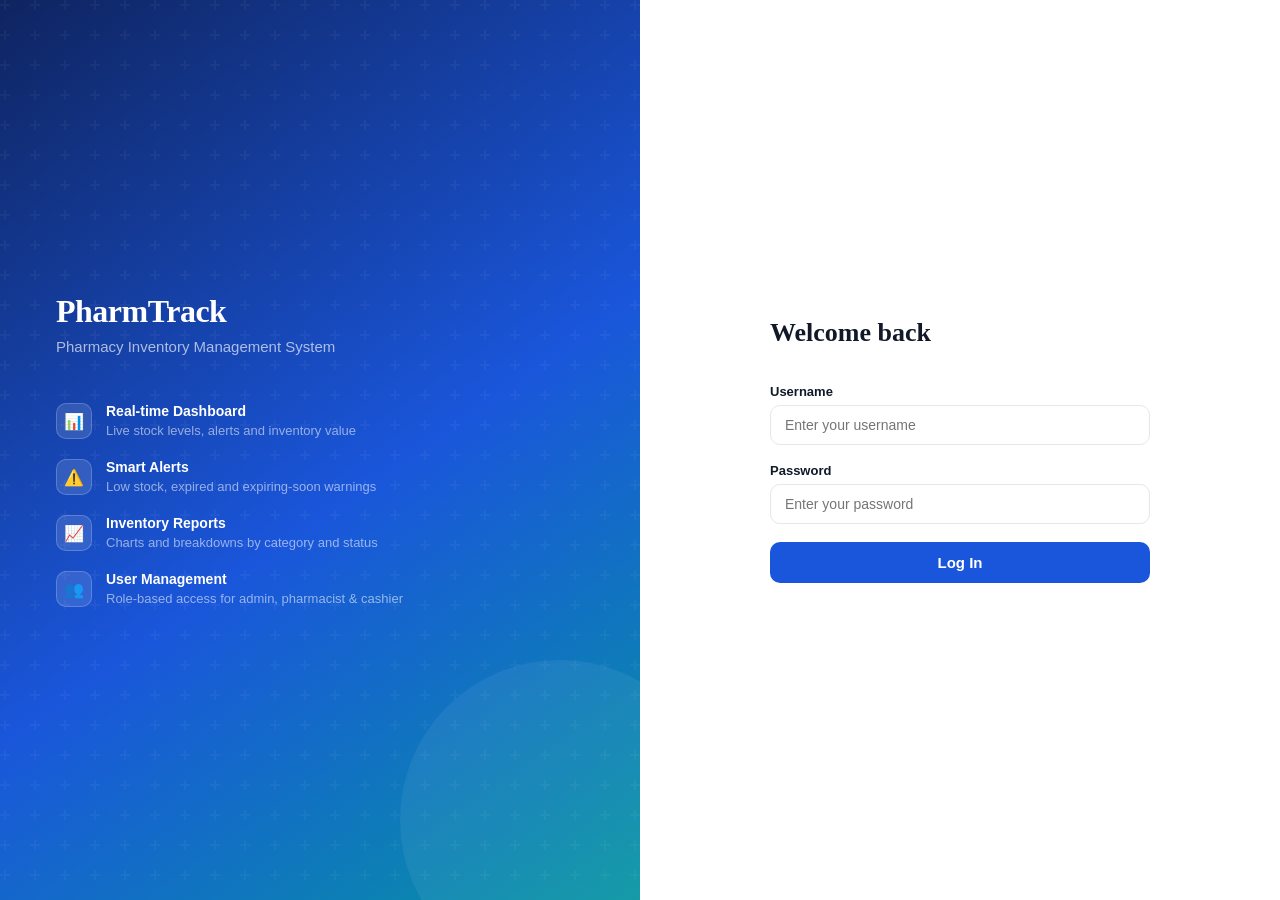
<file: index.html>
<!DOCTYPE html>
<html lang="en">
  <head>
    <meta charset="UTF-8">
    <meta name="viewport" content="width=device-width, initial-scale=1.0">
    <title>PharmTrack</title>
    <link href="https://fonts.googleapis.com/css2?family=DM+Sans:wght@300;400;500;600;700&family=Sora:wght@400;600;700&display=swap" rel="stylesheet">
    <link rel="stylesheet" href="style.css">
  </head>

  <body>
    <!-- Sidebar -->
    <aside class="sidebar">
      <div class="sidebar-logo">
        <h1>PharmTrack</h1>
      </div>
      <div>
        <div class="nav-item active" onclick="showPage('dashboard')">
          Dashboard
        </div>
        <div class="nav-item" onclick="showPage('medicines')">
          Medicines
          <span class="nav-badge" id="low-stock-badge" style="display:none">!</span>
        </div>
        <div class="nav-item" onclick="showPage('sales')">
          Sales
        </div>
        <div class="nav-item" onclick="showPage('categories')">
          Categories
        </div>
      </div>
    </aside>

    <div class="main">
      <div class="topbar">
        <div class="topbar-title" id="page-title">Dashboard</div>
        <div class="topbar-right">
          <div class="user-chip" onclick="logout()" style="cursor:pointer;" title="Click to Logout">
            <div class="user-avatar" id="user-avatar">?</div>
            <span class="user-name" id="user-name">Wait...</span>
          </div>
        </div>
      </div>

      <div class="content">
        <!-- Dashboard -->
        <div class="page active" id="page-dashboard">
          <div class="page-header">
            <div class="page-header-left">
              <h2>Dashboard</h2>
            </div>
          </div>

          <div class="stats-grid" id="stats-grid">
            <div class="loading"><div class="spinner"></div> Loading…</div>
          </div>

          <div class="dash-grid">
            <div class="card">
              <div class="card-header">
                <span class="card-title">⚠️ Low Stock Alerts</span>
              </div>
              <div class="card-body" id="low-stock-list">
                <div class="loading"><div class="spinner"></div></div>
              </div>
            </div>
            <div class="card">
              <div class="card-header">
                <span class="card-title">🛒 Recent Sales</span>
              </div>
              <div class="card-body" id="recent-sales-list">
                <div class="loading"><div class="spinner"></div></div>
              </div>
            </div>
          </div>
        </div>

        <!-- Medicines -->
        <div class="page" id="page-medicines">
          <div class="page-header">
            <div class="page-header-left">
              <h2>💊 Medicines</h2>
              <p>Manage your medicine inventory</p>
            </div>
            <button class="btn btn-primary" onclick="openMedicineModal()">Add Medicine +</button>
          </div>

          <div class="card">
            <div class="card-header">
              <div class="toolbar" style="margin:0; width:100%;">
                <div class="search-box">
                  <span class="search-icon">🔍</span>
                  <input type="text" id="med-search" placeholder="Search medicines…" oninput="loadMedicines()">
                </div>
                <select class="filter-select" id="med-category-filter" onchange="loadMedicines()">
                  <option value="">All Categories</option>
                </select>
                <select class="filter-select" id="med-stock-filter" onchange="loadMedicines()">
                  <option value="">All Stock</option>
                  <option value="low">Low Stock</option>
                  <option value="out">Out of Stock</option>
                  <option value="expired">Expired</option>
                </select>
              </div>
            </div>
            <div class="table-wrapper">
              <table>
                <thead>
                  <tr>
                    <th>#</th>
                    <th>Medicine</th>
                    <th>Category</th>
                    <th>Batch</th>
                    <th>Qty</th>
                    <th>Purchase Price</th>
                    <th>Selling Price</th>
                    <th>Expiry</th>
                    <th>Status</th>
                    <th>Actions</th>
                  </tr>
                </thead>
                <tbody id="medicines-table-body">
                  <tr><td colspan="10"><div class="loading"><div class="spinner"></div> Loading…</div></td></tr>
                </tbody>
              </table>
            </div>
          </div>
        </div>

        <!-- Sales -->
        <div class="page" id="page-sales">
          <div class="page-header">
            <div class="page-header-left">
              <h2>🛒 Sales</h2>
              <p>Record and view medicine sales</p>
            </div>
            <button class="btn btn-primary" onclick="openSaleModal()">Record Sale +</button>
          </div>

          <div class="card">
            <div class="card-header">
              <div class="toolbar" style="margin:0; width:100%;">
                <label style="font-size:12px; color:var(--text-muted)">From</label>
                <input type="date" id="sales-date-from" style="width:auto;" onchange="loadSales()">
                <label style="font-size:12px; color:var(--text-muted)">To</label>
                <input type="date" id="sales-date-to" style="width:auto;" onchange="loadSales()">
                <button class="btn btn-outline btn-sm" onclick="clearSalesFilter()">Clear</button>
              </div>
            </div>
            <div class="table-wrapper">
              <table>
                <thead>
                  <tr>
                    <th>#</th>
                    <th>Medicine</th>
                    <th>Qty</th>
                    <th>Unit Price</th>
                    <th>Total</th>
                    <th>Customer</th>
                    <th>Sold By</th>
                    <th>Date</th>
                  </tr>
                </thead>
                <tbody id="sales-table-body">
                  <tr><td colspan="8"><div class="loading"><div class="spinner"></div>Loading…</div></td></tr>
                </tbody>
              </table>
            </div>
          </div>
        </div>

        <!-- Categories -->
        <div class="page" id="page-categories">
          <div class="page-header">
            <div class="page-header-left">
              <h2>🏷️ Categories</h2>
              <p>Manage medicine categories</p>
            </div>
            <button class="btn btn-primary" onclick="openCategoryModal()">Add Category +</button>
          </div>
          <div class="card">
            <div class="table-wrapper">
              <table>
                <thead>
                  <tr>
                    <th>#</th>
                    <th>Name</th>
                    <th>Description</th>
                    <th>Actions</th>
                  </tr>
                </thead>
                <tbody id="categories-table-body">
                  <tr><td colspan="4"><div class="loading"><div class="spinner"></div>Loading…</div></td></tr>
                </tbody>
              </table>
            </div>
          </div>
        </div>
      </div>
    </div>

    <!-- Modals -->
    <!-- Medicine Modal -->
    <div class="modal-overlay" id="medicine-modal">
      <div class="modal modal-lg">
        <div class="modal-header">
          <span class="modal-title" id="medicine-modal-title">Add Medicine</span>
          <button class="modal-close" onclick="closeModal('medicine-modal')">✕</button>
        </div>
        <div class="modal-body">
          <div id="medicine-form-alert"></div>
          <form id="medicine-form">
            <input type="hidden" id="med-id">
            <div class="form-grid">
              <div class="form-group">
                <label>Medicine Name *</label>
                <input type="text" id="med-name" placeholder="e.g. Amoxicillin 500mg" required>
              </div>
              <div class="form-group">
                <label>Generic Name</label>
                <input type="text" id="med-generic" placeholder="e.g. Amoxicillin">
              </div>
              <div class="form-group">
                <label>Category</label>
                <select id="med-category">
                  <option value=""> — Select Category — </option>
                </select>
              </div>
              <div class="form-group">
                <label>Batch Number</label>
                <input type="text" id="med-batch" placeholder="e.g. AMX2024A">
              </div>
              <div class="form-group">
                <label>Unit</label>
                <select id="med-unit">
                  <option value="pcs">Pieces</option>
                  <option value="tabs">Tablets</option>
                  <option value="caps">Capsules</option>
                  <option value="ml">Millilitres</option>
                  <option value="mg">Milligrams</option>
                  <option value="bottles">Bottles</option>
                  <option value="vials">Vials</option>
                  <option value="sachets">Sachets</option>
                </select>
              </div>
              <div class="form-group">
                <label>Quantity in Stock *</label>
                <input type="number" id="med-quantity" min="0" value="0" required>
              </div>
              <div class="form-group">
                <label>Low Stock Threshold</label>
                <input type="number" id="med-threshold" min="1" value="10">
              </div>
              <div class="form-group">
                <label>Purchase Price (KES)</label>
                <input type="number" id="med-purchase-price" min="0" step="0.01" value="0">
              </div>
              <div class="form-group">
                <label>Selling Price (KES)</label>
                <input type="number" id="med-selling-price" min="0" step="0.01" value="0">
              </div>
              <div class="form-group">
                <label>Expiry Date</label>
                <input type="date" id="med-expiry">
              </div>
              <div class="form-group full">
                <label>Description</label>
                <textarea id="med-description" placeholder="Optional notes about this medicine…"></textarea>
              </div>
            </div>
          </form>
        </div>
        <div class="modal-footer">
          <button class="btn btn-outline" onclick="closeModal('medicine-modal')">Cancel</button>
          <button class="btn btn-primary" onclick="saveMedicine()">Save Medicine</button>
        </div>
      </div>
    </div>

    <!-- Sale Modal -->
    <div class="modal-overlay" id="sale-modal">
      <div class="modal">
        <div class="modal-header">
          <span class="modal-title">Record New Sale</span>
          <button class="modal-close" onclick="closeModal('sale-modal')">✕</button>
        </div>
        <div class="modal-body">
          <div id="sale-form-alert"></div>
          <div class="form-grid">
            <div class="form-group full">
              <label>Medicine *</label>
              <select id="sale-medicine" onchange="fillSalePrice()">
                <option value=""> — Select Medicine — </option>
              </select>
            </div>
            <div class="form-group">
              <label>Quantity *</label>
              <input type="number" id="sale-qty" min="1" value="1">
            </div>
            <div class="form-group">
              <label>Unit Price (KES)</label>
              <input type="number" id="sale-price" min="0" step="0.01" value="0">
            </div>
            <div class="form-group">
              <label>Customer Name</label>
              <input type="text" id="sale-customer" placeholder="Optional">
            </div>
            <div class="form-group">
              <label>Sold By</label>
              <input type="text" id="sale-by" placeholder="Staff name" value="Admin">
            </div>
            <div class="form-group full">
              <div class="alert alert-info" id="sale-total-display" style="background:var(--primary-light);border-color:var(--primary);color:var(--primary-dark);">
                Total: <strong>KES 0.00</strong>
              </div>
            </div>
          </div>
        </div>
        <div class="modal-footer">
          <button class="btn btn-outline" onclick="closeModal('sale-modal')">Cancel</button>
          <button class="btn btn-success" onclick="recordSale()">Record Sale</button>
        </div>
      </div>
    </div>

    <!-- Category Modal -->
    <div class="modal-overlay" id="category-modal">
      <div class="modal" style="max-width:440px">
        <div class="modal-header">
          <span class="modal-title" id="category-modal-title">Add Category</span>
          <button class="modal-close" onclick="closeModal('category-modal')">✕</button>
        </div>
        <div class="modal-body">
          <div id="category-form-alert"></div>
          <div class="form-grid">
            <input type="hidden" id="category-id">
            <div class="form-group full">
              <label>Category Name *</label>
              <input type="text" id="category-name" placeholder="e.g. Antibiotics">
            </div>
            <div class="form-group full">
              <label>Description</label>
              <textarea id="category-desc" placeholder="Optional description…"></textarea>
            </div>
          </div>
        </div>
        <div class="modal-footer">
          <button class="btn btn-outline" onclick="closeModal('category-modal')">Cancel</button>
          <button class="btn btn-primary" onclick="saveCategory()">Save Category</button>
        </div>
      </div>
    </div>

    <!-- Delete Confirm Modal -->
    <div class="modal-overlay" id="confirm-modal">
      <div class="modal" style="max-width:380px">
        <div class="modal-header">
          <span class="modal-title">Confirm Delete</span>
          <button class="modal-close" onclick="closeModal('confirm-modal')">✕</button>
        </div>
        <div class="modal-body">
          <p id="confirm-message" style="color:var(--text-muted); font-size:14px;"></p>
          </div>
          <div class="modal-footer">
            <button class="btn btn-outline" onclick="closeModal('confirm-modal')">Cancel</button>
            <button class="btn btn-danger" id="confirm-btn">Delete</button>
          </div>
        </div>
    </div>

    <!-- Toast Container -->
    <div id="toast-container"></div>

    <script src="pharmacy.js"></script>
  </body>
</html>
</file>
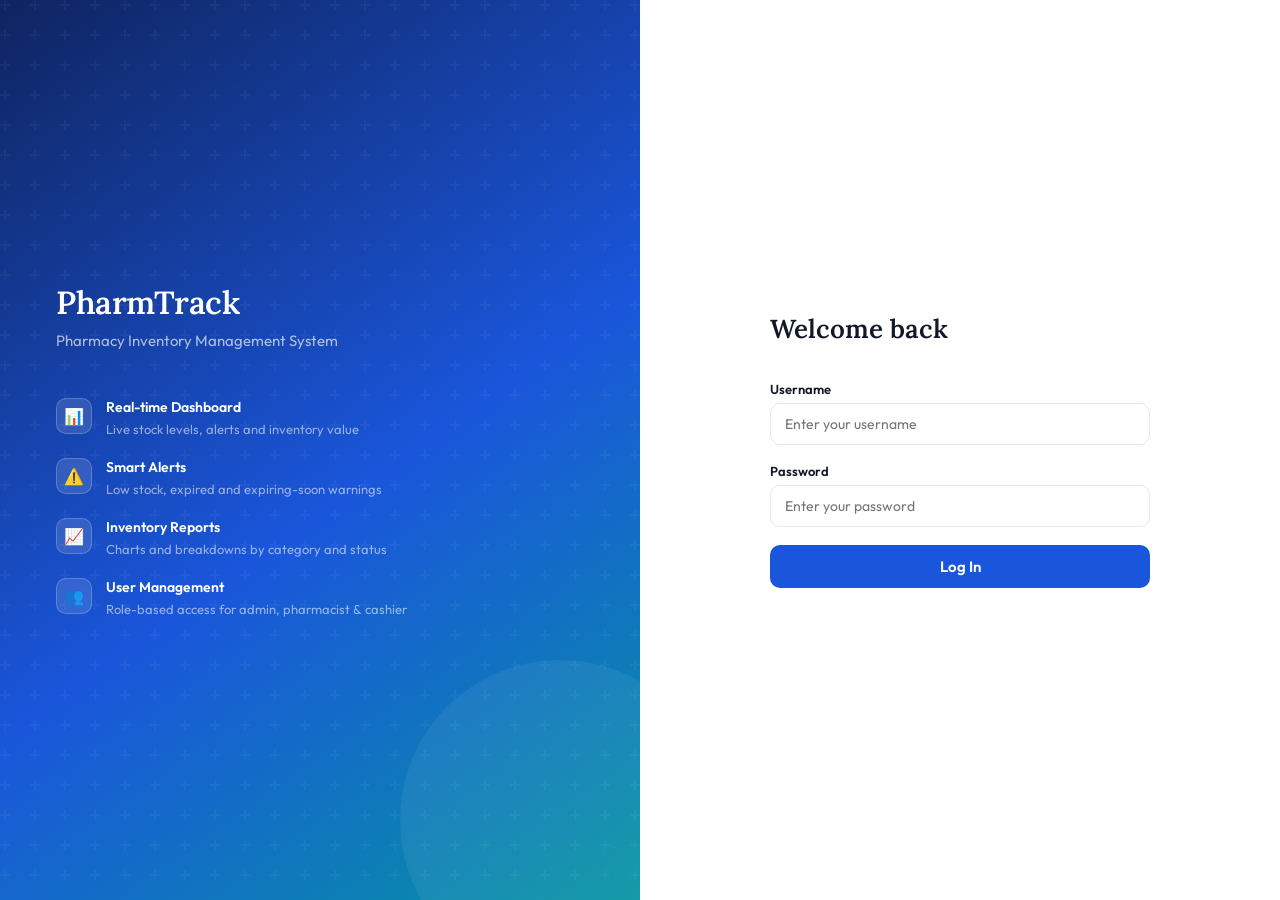
<file: login.html>
<!DOCTYPE html>
<html lang="en">
    <head>
        <meta charset="UTF-8">
        <meta name="viewport" content="width=device-width, initial-scale=1.0">
        <title>PharmTrack Login</title>
        <link href="https://fonts.googleapis.com/css2?family=Outfit:wght@300;400;500;600;700&family=Lora:wght@400;600&display=swap" rel="stylesheet">
        <style>
          *, *::before, *::after { box-sizing: border-box; margin: 0; padding: 0; }

          :root {
            --blue:       #1a56db;
            --blue-dark:  #1648c0;
            --blue-light: #e8f0fe;
            --teal:       #0694a2;
            --text:       #111928;
            --muted:      #6b7280;
            --border:     #e5e7eb;
            --bg:         #f9fafb;
            --white:      #ffffff;
            --red:        #e02424;
          }

          body {
            font-family: 'Outfit', sans-serif;
            background: var(--bg);
            min-height: 100vh;
            display: grid;
            grid-template-columns: 1fr 1fr;
          }

          /* Left panel */
          .panel-left {
            background: linear-gradient(145deg, #0f2460 0%, #1a56db 55%, #0694a2 100%);
            display: flex;
            flex-direction: column;
            justify-content: center;
            align-items: flex-start;
            padding: 60px 56px;
            position: relative;
            overflow: hidden;
          }
          .panel-left::before {
            content: '';
            position: absolute;
            inset: 0;
            background: url("data:image/svg+xml,%3Csvg width='60' height='60' viewBox='0 0 60 60' xmlns='http://www.w3.org/2000/svg'%3E%3Cg fill='none' fill-rule='evenodd'%3E%3Cg fill='%23ffffff' fill-opacity='0.04'%3E%3Cpath d='M36 34v-4h-2v4h-4v2h4v4h2v-4h4v-2h-4zm0-30V0h-2v4h-4v2h4v4h2V6h4V4h-4zM6 34v-4H4v4H0v2h4v4h2v-4h4v-2H6zM6 4V0H4v4H0v2h4v4h2V6h4V4H6z'/%3E%3C/g%3E%3C/g%3E%3C/svg%3E");
          }
          .panel-left::after {
            content: '';
            position: absolute;
            bottom: -80px; right: -80px;
            width: 320px; height: 320px;
            background: rgba(255,255,255,.06);
            border-radius: 50%;
          }

          .brand {
            position: relative;
            z-index: 1;
            margin-bottom: 48px;
          }
          .brand-icon {
            width: 52px; height: 52px;
            background: rgba(255,255,255,.15);
            border: 1px solid rgba(255,255,255,.25);
            border-radius: 14px;
            display: flex; align-items: center; justify-content: center;
            font-size: 26px;
            margin-bottom: 20px;
            backdrop-filter: blur(8px);
          }
          .brand h1 {
            font-family: 'Lora', serif;
            font-size: 32px;
            font-weight: 600;
            color: #fff;
            letter-spacing: -.5px;
            margin-bottom: 8px;
          }
          .brand p {
            font-size: 15px;
            color: rgba(255,255,255,.65);
            font-weight: 400;
          }

          .feature-list {
            position: relative; z-index: 1;
            display: flex; flex-direction: column; gap: 20px;
          }
          .feature-item {
            display: flex; align-items: flex-start; gap: 14px;
          }
          .feature-dot {
            width: 36px; height: 36px; flex-shrink: 0;
            background: rgba(255,255,255,.12);
            border: 1px solid rgba(255,255,255,.2);
            border-radius: 10px;
            display: flex; align-items: center; justify-content: center;
            font-size: 16px;
          }
          .feature-text strong {
            display: block;
            color: #fff;
            font-size: 14px;
            font-weight: 600;
            margin-bottom: 2px;
          }
          .feature-text span {
            color: rgba(255,255,255,.55);
            font-size: 13px;
          }

          /* Right panel - form */
          .panel-right {
            display: flex;
            flex-direction: column;
            justify-content: center;
            align-items: center;
            padding: 60px 56px;
            background: var(--white);
          }

          .login-box {
            width: 100%;
            max-width: 380px;
          }

          .login-header {
            margin-bottom: 36px;
          }
          .login-header h2 {
            font-family: 'Lora', serif;
            font-size: 26px;
            font-weight: 600;
            color: var(--text);
            margin-bottom: 6px;
          }
          .login-header p { color: var(--muted); font-size: 14px; }

          .form-group {
            margin-bottom: 18px;
          }
          label {
            display: block;
            font-size: 13px;
            font-weight: 600;
            color: var(--text);
            margin-bottom: 6px;
          }
          input {
            width: 100%;
            padding: 11px 14px;
            border: 1.5px solid var(--border);
            border-radius: 10px;
            font-family: 'Outfit', sans-serif;
            font-size: 14px;
            color: var(--text);
            outline: none;
            transition: border-color .15s, box-shadow .15s;
            background: var(--white);
          }
          input:focus {
            border-color: var(--blue);
            box-shadow: 0 0 0 3px rgba(26,86,219,.1);
          }

          .btn-login {
            width: 100%;
            padding: 12px;
            background: var(--blue);
            color: #fff;
            border: none;
            border-radius: 10px;
            font-family: 'Outfit', sans-serif;
            font-size: 15px;
            font-weight: 600;
            cursor: pointer;
            transition: background .15s, transform .1s;
            margin-top: 8px;
            display: flex; align-items: center; justify-content: center; gap: 8px;
          }
          .btn-login:hover { background: var(--blue-dark); }
          .btn-login:active { transform: scale(.98); }
          .btn-login:disabled { opacity: .6; cursor: not-allowed; }

          .error-msg {
            background: #fef2f2;
            border: 1px solid #fecaca;
            border-radius: 8px;
            padding: 10px 14px;
            color: var(--red);
            font-size: 13px;
            margin-bottom: 18px;
            display: none;
          }
          .error-msg.show { display: block; }

          .hint-box {
            margin-top: 28px;
            padding: 14px 16px;
            background: var(--blue-light);
            border-radius: 10px;
            border-left: 3px solid var(--blue);
          }
          .hint-box p { font-size: 12.5px; color: #374151; margin-bottom: 4px; }
          .hint-box strong { color: var(--blue); }

          .spinner {
            width: 16px; height: 16px;
            border: 2px solid rgba(255,255,255,.4);
            border-top-color: #fff;
            border-radius: 50%;
            animation: spin .6s linear infinite;
            display: none;
          }
          @keyframes spin { to { transform: rotate(360deg); } }

          @media (max-width: 768px) {
            body { grid-template-columns: 1fr; }
            .panel-left { display: none; }
            .panel-right { padding: 40px 28px; }
          }
        </style>
    </head>
    <body>

    <div class="panel-left">
      <div class="brand">
        <h1>PharmTrack</h1>
        <p>Pharmacy Inventory Management System</p>
      </div>

      <div class="feature-list">
        <div class="feature-item">
          <div class="feature-dot">📊</div>
          <div class="feature-text">
            <strong>Real-time Dashboard</strong>
            <span>Live stock levels, alerts and inventory value</span>
          </div>
        </div>
        <div class="feature-item">
          <div class="feature-dot">⚠️</div>
          <div class="feature-text">
            <strong>Smart Alerts</strong>
            <span>Low stock, expired and expiring-soon warnings</span>
          </div>
        </div>
        <div class="feature-item">
          <div class="feature-dot">📈</div>
          <div class="feature-text">
            <strong>Inventory Reports</strong>
            <span>Charts and breakdowns by category and status</span>
          </div>
        </div>
        <div class="feature-item">
          <div class="feature-dot">👥</div>
          <div class="feature-text">
            <strong>User Management</strong>
            <span>Role-based access for admin, pharmacist & cashier</span>
          </div>
        </div>
      </div>
    </div>

    <div class="panel-right">
      <div class="login-box">
        <div class="login-header">
          <h2>Welcome back</h2>
        </div>

        <div class="error-msg" id="error-msg"></div>

        <div class="form-group">
          <label for="username">Username</label>
          <input type="text" id="username" placeholder="Enter your username" autocomplete="username">
        </div>
        <div class="form-group">
          <label for="password">Password</label>
          <input type="password" id="password" placeholder="Enter your password" autocomplete="current-password">
        </div>

        <button class="btn-login" id="login-btn" onclick="doLogin()">
          <div class="spinner" id="login-spinner"></div>
          <span id="login-text">Log In</span>
        </button>
      </div>
    </div>

        <script>
          fetch('api.php?action=me').then(r => r.json()).then(d => {
            if (d.id) window.location.href = 'index.html';
          }).catch(() => {});

          document.getElementById('password').addEventListener('keydown', e => {
            if (e.key === 'Enter') doLogin();
          });

          async function doLogin() {
            const username = document.getElementById('username').value.trim();
            const password = document.getElementById('password').value;
            const errEl    = document.getElementById('error-msg');
            const btn      = document.getElementById('login-btn');
            const spinner  = document.getElementById('login-spinner');
            const txt      = document.getElementById('login-text');

            errEl.classList.remove('show');
            if (!username || !password) {
              errEl.textContent = 'Please enter both username and password.';
              errEl.classList.add('show');
              return;
            }

            btn.disabled = true;
            spinner.style.display = 'block';
            txt.textContent = 'Signing in…';

            try {
              const res  = await fetch('api.php?action=login', {
                method: 'POST',
                headers: { 'Content-Type': 'application/json' },
                body: JSON.stringify({ username, password })
              });
              const data = await res.json();

              if (data.error) {
                errEl.textContent = data.error;
                errEl.classList.add('show');
              } else {
                window.location.href = 'index.html';
              }
            } catch (e) {
              errEl.textContent = 'Connection error. Please check the server.';
              errEl.classList.add('show');
            } finally {
              btn.disabled = false;
              spinner.style.display = 'none';
              txt.textContent = 'Log In';
            }
          }
        </script>
    </body>
</html>
</file>
<file: style.css>
:root {
    --bg: #f4f6fb;
    --surface: #ffffff;
    --surface2: #f0f4ff;
    --border: #e2e8f4;
    --primary: #2563eb;
    --primary-dark: #1d4ed8;
    --primary-light: #dbeafe;
    --accent: #06b6d4;
    --success: #10b981;
    --warning: #f59e0b;
    --danger: #ef4444;
    --danger-light: #fee2e2;
    --warning-light: #fef3c7;
    --success-light: #d1fae5;
    --text: #1e293b;
    --text-muted: #64748b;
    --text-light: #94a3b8;
    --sidebar-bg: #1a1c23;
    --sidebar-text: #9e9e9e;
    --sidebar-active: #007bff;
    --badge-bg: #e53e3e;
    --shadow: 0 1px 3px rgba(0,0,0,.08), 0 4px 16px rgba(0,0,0,.06);
    --shadow-lg: 0 8px 30px rgba(0,0,0,.12);
    --radius: 12px;
    --radius-sm: 8px;
  }

  *, *::before, *::after { box-sizing: border-box; margin: 0; padding: 0; }

  body {
    font-family: 'DM Sans', sans-serif;
    background: var(--bg);
    color: var(--text);
    min-height: 100vh;
    display: flex;
    font-size: 14px;
    line-height: 1.6;
  }

 /* Sidebar */
  .sidebar {
    width: 240px;
    background: var(--sidebar-bg);
    height: 100vh;
    padding: 20px 15px;
    position: fixed;
  }
  .sidebar-logo {
    padding: 24px 20px 20px;
    border-bottom: 1px solid rgba(255,255,255,.06);
  }
  .sidebar-logo h1 {
    font-family: 'Sora', sans-serif;
    font-size: 18px;
    font-weight: 700;
    color: #fff;
    letter-spacing: -0.3px;
  }
  .sidebar-logo span { color: var(--accent); }
  .sidebar-logo small {
    display: block;
    font-size: 11px;
    color: var(--sidebar-text);
    margin-top: 2px;
    letter-spacing: .5px;
    text-transform: uppercase;
  }
  .nav-item {
    display: flex;
    align-items: center;
    justify-content: space-between; /* Space for the badge */
    gap: 10px;
    padding: 10px 12px;
    border-radius: 8px;
    cursor: pointer;
    color: var(--sidebar-text);
    font-size: 14px;
    font-weight: 500;
    transition: all .18s ease;
    margin-bottom: 5px;
  }
  
  .nav-item:hover { 
    background: rgba(255,255,255,.06); 
    color: #fff; 
  }
  
  .nav-item.active { 
    background: var(--sidebar-active); 
    color: #fff; 
  }
  
  .nav-badge {
    background: var(--badge-bg);
    color: white;
    font-size: 10px;
    padding: 2px 6px;
    border-radius: 10px;
    font-weight: bold;
  }
  
/* Main content */
  .main {
    margin-left: 240px;
    flex: 1;
    min-height: 100vh;
    display: flex;
    flex-direction: column;
  }
  .topbar {
    background: var(--surface);
    border-bottom: 1px solid var(--border);
    padding: 0 28px;
    height: 60px;
    display: flex;
    align-items: center;
    justify-content: space-between;
    position: sticky;
    top: 0;
    z-index: 50;
  }
  .topbar-title {
    font-family: 'Sora', sans-serif;
    font-size: 17px;
    font-weight: 600;
    color: var(--text);
  }
  .topbar-right { display: flex; align-items: center; gap: 12px; }
  .user-chip {
    display: flex; align-items: center; gap: 8px;
    padding: 5px 12px 5px 5px;
    border: 1px solid var(--border);
    border-radius: 20px;
    cursor: pointer;
  }
  .user-avatar {
    width: 28px; height: 28px;
    border-radius: 50%;
    background: var(--primary);
    color: #fff;
    display: flex; align-items: center; justify-content: center;
    font-size: 12px;
    font-weight: 700;
  }
  .user-name { font-size: 13px; font-weight: 500; }

  .content { padding: 28px; flex: 1; }

/* Page sections */
  .page { display: none; }
  .page.active { display: block; }

  /* Cards */
  .card {
    background: var(--surface);
    border: 1px solid var(--border);
    border-radius: var(--radius);
    box-shadow: var(--shadow);
  }
  .card-header {
    padding: 18px 20px;
    border-bottom: 1px solid var(--border);
    display: flex;
    align-items: center;
    justify-content: space-between;
  }
  .card-title {
    font-family: 'Sora', sans-serif;
    font-size: 15px;
    font-weight: 600;
  }
  .card-body { padding: 20px; }

 /* Stats grids */
  .stats-grid {
    display: grid;
    grid-template-columns: repeat(auto-fit, minmax(180px, 1fr));
    gap: 16px;
    margin-bottom: 24px;
  }
  .stat-card {
    background: var(--surface);
    border: 1px solid var(--border);
    border-radius: var(--radius);
    padding: 20px;
    box-shadow: var(--shadow);
    display: flex;
    align-items: flex-start;
    gap: 14px;
  }
  .stat-icon {
    width: 44px; height: 44px;
    border-radius: 10px;
    display: flex; align-items: center; justify-content: center;
    font-size: 20px;
    flex-shrink: 0;
  }
  .stat-icon.blue  { background: var(--primary-light); }
  .stat-icon.red   { background: var(--danger-light); }
  .stat-icon.amber { background: var(--warning-light); }
  .stat-icon.green { background: var(--success-light); }
  .stat-icon.cyan  { background: #cffafe; }
  .stat-icon.indigo { background: #e0e7ff; }
  .stat-value {
    font-family: 'Sora', sans-serif;
    font-size: 24px;
    font-weight: 700;
    line-height: 1;
    margin-bottom: 4px;
  }
  .stat-label { font-size: 12.5px; color: var(--text-muted); }

 /* Buttons */
  .btn {
    display: inline-flex; align-items: center; gap: 6px;
    padding: 8px 16px;
    border-radius: var(--radius-sm);
    font-family: 'DM Sans', sans-serif;
    font-size: 13.5px;
    font-weight: 600;
    cursor: pointer;
    border: none;
    transition: all .15s ease;
    text-decoration: none;
  }
  .btn-primary { background: var(--primary); color: #fff; }
  .btn-primary:hover { background: var(--primary-dark); }
  .btn-outline {
    background: none;
    border: 1.5px solid var(--border);
    color: var(--text);
  }
  .btn-outline:hover { border-color: var(--primary); color: var(--primary); }
  .btn-danger { background: var(--danger); color: #fff; }
  .btn-danger:hover { background: #dc2626; }
  .btn-success { background: var(--success); color: #fff; }
  .btn-sm { padding: 5px 11px; font-size: 12px; }
  .btn-xs { padding: 3px 8px; font-size: 11px; }

/* Tables */
  .table-wrapper { overflow-x: auto; }
  table { width: 100%; border-collapse: collapse; }
  thead th {
    text-align: left;
    font-size: 11px;
    font-weight: 700;
    letter-spacing: .5px;
    text-transform: uppercase;
    color: var(--text-muted);
    padding: 10px 14px;
    border-bottom: 1px solid var(--border);
    background: var(--bg);
    white-space: nowrap;
  }
  tbody td {
    padding: 11px 14px;
    border-bottom: 1px solid var(--border);
    font-size: 13.5px;
    vertical-align: middle;
  }
  tbody tr:last-child td { border-bottom: none; }
  tbody tr:hover { background: var(--surface2); }
  .actions { display: flex; gap: 6px; }

/* Bagdes */
  .badge {
    display: inline-block;
    padding: 2px 9px;
    border-radius: 20px;
    font-size: 11px;
    font-weight: 600;
  }
  .badge-success { background: var(--success-light); color: #065f46; }
  .badge-warning { background: var(--warning-light); color: #92400e; }
  .badge-danger  { background: var(--danger-light);  color: #991b1b; }
  .badge-info    { background: var(--primary-light);  color: #1e40af; }
  .badge-gray    { background: #f1f5f9;  color: #475569; }

/* Forms */
  .form-grid {
    display: grid;
    grid-template-columns: repeat(auto-fit, minmax(220px, 1fr));
    gap: 16px;
  }
  .form-group { display: flex; flex-direction: column; gap: 5px; }
  .form-group.full { grid-column: 1 / -1; }
  label { font-size: 12.5px; font-weight: 600; color: var(--text-muted); }
  input, select, textarea {
    padding: 9px 12px;
    border: 1.5px solid var(--border);
    border-radius: var(--radius-sm);
    font-family: 'DM Sans', sans-serif;
    font-size: 13.5px;
    color: var(--text);
    background: var(--surface);
    transition: border-color .15s;
    outline: none;
    width: 100%;
  }
  input:focus, select:focus, textarea:focus { border-color: var(--primary); }
  textarea { resize: vertical; min-height: 80px; }

/* Search bar */
  .toolbar {
    display: flex;
    align-items: center;
    gap: 10px;
    flex-wrap: wrap;
    margin-bottom: 16px;
  }
  .search-box {
    position: relative;
    flex: 1;
    min-width: 200px;
    max-width: 340px;
  }
  .search-box input {
    padding-left: 36px;
  }
  .search-box .search-icon {
    position: absolute;
    left: 11px;
    top: 50%;
    transform: translateY(-50%);
    color: var(--text-light);
    font-size: 15px;
    pointer-events: none;
  }

/* Modals */
  .modal-overlay {
    display: none;
    position: fixed; inset: 0;
    background: rgba(15,23,42,.55);
    z-index: 200;
    align-items: center;
    justify-content: center;
    padding: 20px;
    backdrop-filter: blur(2px);
  }
  .modal-overlay.open { display: flex; }
  .modal {
    background: var(--surface);
    border-radius: 16px;
    width: 100%;
    max-width: 640px;
    max-height: 90vh;
    overflow-y: auto;
    box-shadow: var(--shadow-lg);
    animation: slideUp .2s ease;
  }
  .modal-lg { max-width: 860px; }
  @keyframes slideUp {
    from { transform: translateY(20px); opacity: 0; }
    to   { transform: translateY(0);    opacity: 1; }
  }
  .modal-header {
    padding: 20px 24px 16px;
    border-bottom: 1px solid var(--border);
    display: flex;
    align-items: center;
    justify-content: space-between;
  }
  .modal-title {
    font-family: 'Sora', sans-serif;
    font-size: 16px;
    font-weight: 600;
  }
  .modal-close {
    width: 32px; height: 32px;
    border-radius: 8px;
    border: 1px solid var(--border);
    background: none;
    cursor: pointer;
    font-size: 16px;
    display: flex; align-items: center; justify-content: center;
    color: var(--text-muted);
    transition: all .15s;
  }
  .modal-close:hover { background: var(--danger-light); color: var(--danger); border-color: var(--danger); }
  .modal-body { padding: 24px; }
  .modal-footer {
    padding: 16px 24px;
    border-top: 1px solid var(--border);
    display: flex;
    justify-content: flex-end;
    gap: 10px;
  }

/* Alerts */
  .alert {
    padding: 12px 16px;
    border-radius: var(--radius-sm);
    font-size: 13px;
    margin-bottom: 16px;
    border-left: 3px solid;
  }
  .alert-success { background: var(--success-light); border-color: var(--success); color: #065f46; }
  .alert-danger  { background: var(--danger-light);  border-color: var(--danger);  color: #991b1b; }
  .alert-warning { background: var(--warning-light); border-color: var(--warning); color: #92400e; }

/* Toast */
  #toast-container {
    position: fixed; bottom: 24px; right: 24px;
    z-index: 9999;
    display: flex; flex-direction: column; gap: 8px;
  }
  .toast {
    padding: 12px 18px;
    border-radius: 10px;
    color: #fff;
    font-size: 13.5px;
    font-weight: 500;
    box-shadow: var(--shadow-lg);
    animation: toastIn .25s ease;
    min-width: 220px;
    display: flex; align-items: center; gap: 8px;
  }
  .toast.success { background: var(--success); }
  .toast.error   { background: var(--danger);  }
  .toast.info    { background: var(--primary); }
  @keyframes toastIn { from { transform: translateX(40px); opacity: 0; } to { transform: none; opacity: 1; } }

/* Dashboard grid */
  .dash-grid {
    display: grid;
    grid-template-columns: 1fr 1fr;
    gap: 20px;
  }
  @media (max-width: 900px) { .dash-grid { grid-template-columns: 1fr; } }

/* Empty state */
  .empty-state {
    text-align: center;
    padding: 48px 24px;
    color: var(--text-muted);
  }
  .empty-state .empty-icon { font-size: 48px; margin-bottom: 12px; }
  .empty-state p { font-size: 14px; }

/* Loading state */
  .loading {
    display: flex; align-items: center; justify-content: center;
    padding: 40px;
    color: var(--text-muted);
    gap: 10px;
  }
  .spinner {
    width: 20px; height: 20px;
    border: 2px solid var(--border);
    border-top-color: var(--primary);
    border-radius: 50%;
    animation: spin .6s linear infinite;
  }
  @keyframes spin { to { transform: rotate(360deg); } }

/* Stock indicator */
  .stock-bar {
    display: flex; align-items: center; gap: 8px;
    min-width: 80px;
  }
  .stock-fill {
    height: 5px; border-radius: 3px; flex: 1;
    background: var(--border);
    overflow: hidden;
  }
  .stock-fill-inner {
    height: 100%; border-radius: 3px;
    transition: width .3s;
  }

/* Page header */
  .page-header {
    display: flex; align-items: center; justify-content: space-between;
    margin-bottom: 24px;
    flex-wrap: wrap; gap: 12px;
  }
  .page-header-left h2 {
    font-family: 'Sora', sans-serif;
    font-size: 22px; font-weight: 700;
    margin-bottom: 2px;
  }
  .page-header-left p { color: var(--text-muted); font-size: 13px; }

  select.filter-select {
    width: auto;
    padding: 8px 12px;
    font-size: 13px;
  }

  .two-col { display: grid; grid-template-columns: 1fr 1fr; gap: 20px; }
  @media (max-width: 700px) { .two-col { grid-template-columns: 1fr; } }
</file>
